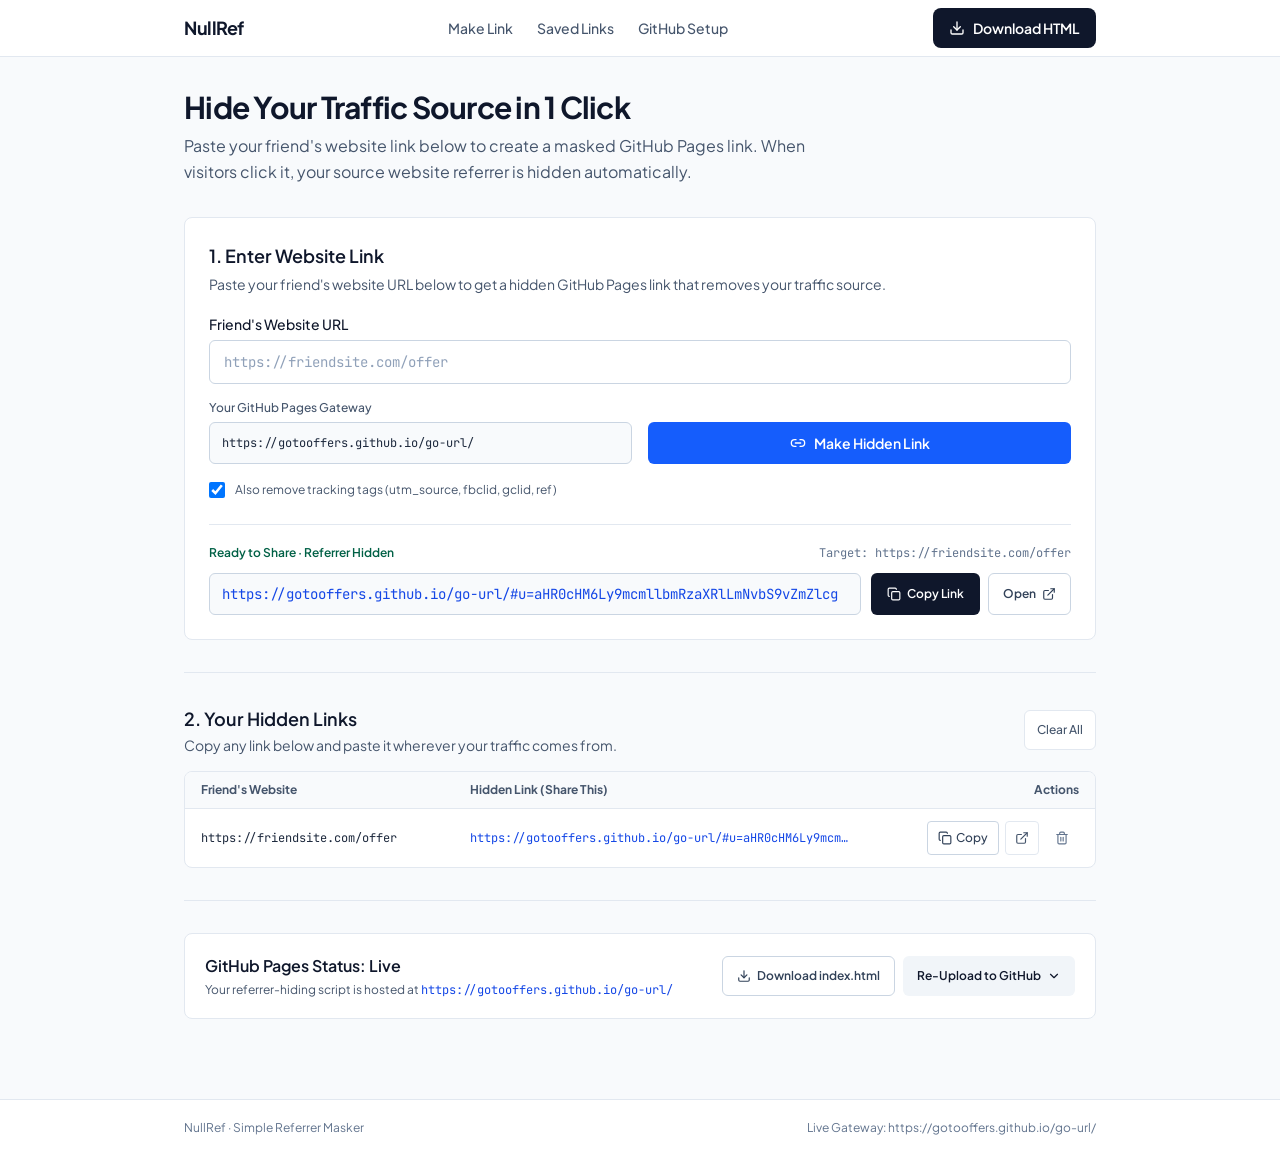
<file: index.html>
<!doctype html>
<html lang="en">
  <head>
    <meta charset="UTF-8" />
    <meta name="referrer" content="no-referrer" />
    <meta http-equiv="Referrer-Policy" content="no-referrer" />
    <meta name="viewport" content="width=device-width, initial-scale=1.0" />
    <title>NullRef — GitHub Pages Referrer Masker</title>
    <meta
      name="description"
      content="Create masked GitHub Pages links that strip the HTTP Referer header and tracking parameters."
    />
    <meta property="og:title" content="NullRef — GitHub Pages Referrer Masker" />
    <meta
      property="og:description"
      content="Create masked GitHub Pages links that strip the HTTP Referer header and tracking parameters."
    />
    <meta property="og:type" content="website" />
    <meta name="twitter:card" content="summary_large_image" />
    <script>
      (function () {
        var TRACKING_KEYS = [
          'utm_source', 'utm_medium', 'utm_campaign', 'utm_term', 'utm_content',
          'utm_id', 'fbclid', 'gclid', 'gbraid', 'wbraid', 'msclkid', 'ttclid',
          'twclid', 'yclid', 'mc_cid', 'mc_eid', 'igshid', 'ref', 'ref_src',
          'source', 'src'
        ];
        function decodeB64Url(str) {
          var b64 = str.replace(/-/g, '+').replace(/_/g, '/');
          while (b64.length % 4) b64 += '=';
          var bin = atob(b64);
          var bytes = new Uint8Array(bin.length);
          for (var i = 0; i < bin.length; i++) bytes[i] = bin.charCodeAt(i);
          return new TextDecoder().decode(bytes);
        }
        function sanitizeUrl(raw) {
          try {
            var parsed = new URL(String(raw).trim());
            if (parsed.protocol !== 'https:' && parsed.protocol !== 'http:') return null;
            var toRemove = [];
            parsed.searchParams.forEach(function (_v, k) {
              var lower = k.toLowerCase();
              if (lower.indexOf('utm_') === 0 || TRACKING_KEYS.indexOf(lower) !== -1) {
                toRemove.push(k);
              }
            });
            for (var i = 0; i < toRemove.length; i++) {
              parsed.searchParams.delete(toRemove[i]);
            }
            return parsed.toString();
          } catch (_e) {
            return null;
          }
        }
        var hash = window.location.hash || '';
        var match = hash.match(/[#&]?u=([^&]+)/);
        var target = null;
        if (match && match[1]) {
          try {
            target = sanitizeUrl(decodeB64Url(decodeURIComponent(match[1])));
          } catch (_e) {}
        } else {
          var params = new URLSearchParams(window.location.search);
          var qUrl = params.get('url') || params.get('u');
          if (qUrl) target = sanitizeUrl(qUrl);
        }
        if (target) {
          try {
            if (window.history && window.history.replaceState) {
              window.history.replaceState(null, '', window.location.pathname);
            }
          } catch (_e) {}
          window.location.replace(target);
        }
      })();
    </script>
    <link rel="preconnect" href="https://fonts.googleapis.com" />
    <link rel="preconnect" href="https://fonts.gstatic.com" crossorigin />
    <link
      href="https://fonts.googleapis.com/css2?family=JetBrains+Mono:wght@400;500;600&family=Plus+Jakarta+Sans:wght@400;500;600;700&display=swap"
      rel="stylesheet"
    />
    <script type="module" crossorigin src="./assets/index-BNH4hlkV.js"></script>
    <link rel="stylesheet" crossorigin href="./assets/index-Dqe08_w1.css">
  </head>
  <body class="bg-slate-50 text-slate-900 antialiased">
    <div id="root"></div>
  </body>
</html>
</file>
<file: assets/index-Dqe08_w1.css>
/*! tailwindcss v4.3.5 | MIT License | https://tailwindcss.com */
@layer properties {
  @supports (((-webkit-hyphens: none)) and (not (margin-trim: block))) or ((-moz-orient: inline) and (not (color: rgb(from red r g b)))) {
    *, :before, :after, ::backdrop {
      --tw-space-y-reverse: 0;
      --tw-divide-y-reverse: 0;
      --tw-border-style: solid;
      --tw-leading: initial;
      --tw-font-weight: initial;
      --tw-tracking: initial;
      --tw-outline-style: solid;
    }
  }
}

@layer theme {
  :root, :host {
    --font-sans: "Plus Jakarta Sans", ui-sans-serif, system-ui, sans-serif;
    --font-mono: "JetBrains Mono", ui-monospace, SFMono-Regular, Menlo, monospace;
    --color-red-700: oklch(50.5% .213 27.518);
    --color-emerald-50: oklch(97.9% .021 166.113);
    --color-emerald-200: oklch(90.5% .093 164.15);
    --color-emerald-400: oklch(76.5% .177 163.223);
    --color-emerald-600: oklch(59.6% .145 163.225);
    --color-emerald-700: oklch(50.8% .118 165.612);
    --color-emerald-800: oklch(43.2% .095 166.913);
    --color-emerald-900: oklch(37.8% .077 168.94);
    --color-blue-600: oklch(54.6% .245 262.881);
    --color-blue-700: oklch(48.8% .243 264.376);
    --color-slate-50: oklch(98.4% .003 247.858);
    --color-slate-100: oklch(96.8% .007 247.896);
    --color-slate-200: oklch(92.9% .013 255.508);
    --color-slate-300: oklch(86.9% .022 252.894);
    --color-slate-400: oklch(70.4% .04 256.788);
    --color-slate-500: oklch(55.4% .046 257.417);
    --color-slate-600: oklch(44.6% .043 257.281);
    --color-slate-700: oklch(37.2% .044 257.287);
    --color-slate-800: oklch(27.9% .041 260.031);
    --color-slate-900: oklch(20.8% .042 265.755);
    --color-white: #fff;
    --spacing: .25rem;
    --container-2xl: 42rem;
    --text-xs: .75rem;
    --text-xs--line-height: calc(1 / .75);
    --text-sm: .875rem;
    --text-sm--line-height: calc(1.25 / .875);
    --text-base: 1rem;
    --text-base--line-height: calc(1.5 / 1);
    --text-lg: 1.125rem;
    --text-lg--line-height: calc(1.75 / 1.125);
    --text-2xl: 1.5rem;
    --text-2xl--line-height: calc(2 / 1.5);
    --text-3xl: 1.875rem;
    --text-3xl--line-height: calc(2.25 / 1.875);
    --font-weight-medium: 500;
    --font-weight-semibold: 600;
    --font-weight-bold: 700;
    --tracking-tight: -.025em;
    --leading-relaxed: 1.625;
    --radius-sm: .25rem;
    --radius-md: .375rem;
    --radius-lg: .5rem;
    --default-transition-duration: .15s;
    --default-transition-timing-function: cubic-bezier(.4, 0, .2, 1);
    --default-font-family: var(--font-sans);
    --default-mono-font-family: var(--font-mono);
  }
}

@layer base {
  *, :after, :before, ::backdrop {
    box-sizing: border-box;
    border: 0 solid;
    margin: 0;
    padding: 0;
  }

  ::file-selector-button {
    box-sizing: border-box;
    border: 0 solid;
    margin: 0;
    padding: 0;
  }

  html, :host {
    -webkit-text-size-adjust: 100%;
    tab-size: 4;
    line-height: 1.5;
    font-family: var(--default-font-family, -apple-system, BlinkMacSystemFont, "Segoe UI", Roboto, "Helvetica Neue", "Noto Sans", Arial, sans-serif, "Apple Color Emoji", "Segoe UI Emoji", "Segoe UI Symbol", "Noto Color Emoji");
    font-feature-settings: var(--default-font-feature-settings, normal);
    font-variation-settings: var(--default-font-variation-settings, normal);
    -webkit-tap-highlight-color: transparent;
  }

  hr {
    height: 0;
    color: inherit;
    border-top-width: 1px;
  }

  abbr:where([title]) {
    -webkit-text-decoration: underline dotted;
    text-decoration: underline dotted;
  }

  h1, h2, h3, h4, h5, h6 {
    font-size: inherit;
    font-weight: inherit;
  }

  a {
    color: inherit;
    -webkit-text-decoration: inherit;
    -webkit-text-decoration: inherit;
    -webkit-text-decoration: inherit;
    text-decoration: inherit;
  }

  b, strong {
    font-weight: bolder;
  }

  code, kbd, samp, pre {
    font-family: var(--default-mono-font-family, ui-monospace, SFMono-Regular, Menlo, Monaco, Consolas, "Liberation Mono", "Courier New", monospace);
    font-feature-settings: var(--default-mono-font-feature-settings, normal);
    font-variation-settings: var(--default-mono-font-variation-settings, normal);
    font-size: 1em;
  }

  small {
    font-size: 80%;
  }

  sub, sup {
    vertical-align: baseline;
    font-size: 75%;
    line-height: 0;
    position: relative;
  }

  sub {
    bottom: -.25em;
  }

  sup {
    top: -.5em;
  }

  table {
    text-indent: 0;
    border-color: inherit;
    border-collapse: collapse;
  }

  :-moz-focusring:where(:not(iframe)) {
    outline: auto;
  }

  progress {
    vertical-align: baseline;
  }

  summary {
    display: list-item;
  }

  ol, ul, menu {
    list-style: none;
  }

  img, svg, video, canvas, audio, iframe, embed, object {
    vertical-align: middle;
    display: block;
  }

  img, video {
    max-width: 100%;
    height: auto;
  }

  button, input, select, optgroup, textarea {
    font: inherit;
    font-feature-settings: inherit;
    font-variation-settings: inherit;
    letter-spacing: inherit;
    color: inherit;
    opacity: 1;
    background-color: #0000;
    border-radius: 0;
  }

  ::file-selector-button {
    font: inherit;
    font-feature-settings: inherit;
    font-variation-settings: inherit;
    letter-spacing: inherit;
    color: inherit;
    opacity: 1;
    background-color: #0000;
    border-radius: 0;
  }

  :where(select:is([multiple], [size])) optgroup {
    font-weight: bolder;
  }

  :where(select:is([multiple], [size])) optgroup option {
    padding-inline-start: 20px;
  }

  ::file-selector-button {
    margin-inline-end: 4px;
  }

  ::placeholder {
    opacity: 1;
  }

  @supports (not ((-webkit-appearance: -apple-pay-button))) or (contain-intrinsic-size: 1px) {
    ::placeholder {
      color: currentColor;
    }

    @supports (color: color-mix(in lab, red, red)) {
      ::placeholder {
        color: color-mix(in oklab, currentcolor 50%, transparent);
      }
    }
  }

  textarea {
    resize: vertical;
  }

  ::-webkit-search-decoration {
    -webkit-appearance: none;
  }

  ::-webkit-date-and-time-value {
    min-height: 1lh;
    text-align: inherit;
  }

  ::-webkit-datetime-edit {
    display: inline-flex;
  }

  ::-webkit-datetime-edit-fields-wrapper {
    padding: 0;
  }

  ::-webkit-datetime-edit {
    padding-block: 0;
  }

  ::-webkit-datetime-edit-year-field {
    padding-block: 0;
  }

  ::-webkit-datetime-edit-month-field {
    padding-block: 0;
  }

  ::-webkit-datetime-edit-day-field {
    padding-block: 0;
  }

  ::-webkit-datetime-edit-hour-field {
    padding-block: 0;
  }

  ::-webkit-datetime-edit-minute-field {
    padding-block: 0;
  }

  ::-webkit-datetime-edit-second-field {
    padding-block: 0;
  }

  ::-webkit-datetime-edit-millisecond-field {
    padding-block: 0;
  }

  ::-webkit-datetime-edit-meridiem-field {
    padding-block: 0;
  }

  ::-webkit-calendar-picker-indicator {
    line-height: 1;
  }

  :-moz-ui-invalid {
    box-shadow: none;
  }

  button, input:where([type="button"], [type="reset"], [type="submit"]) {
    appearance: button;
  }

  ::file-selector-button {
    appearance: button;
  }

  ::-webkit-inner-spin-button {
    height: auto;
  }

  ::-webkit-outer-spin-button {
    height: auto;
  }

  [hidden]:where(:not([hidden="until-found"])) {
    display: none !important;
  }

  html {
    font-family: var(--font-sans);
    scroll-behavior: smooth;
  }

  @media (prefers-reduced-motion: reduce) {
    html {
      scroll-behavior: auto;
    }
  }
}

@layer components;

@layer utilities {
  .fixed {
    position: fixed;
  }

  .static {
    position: static;
  }

  .mx-auto {
    margin-inline: auto;
  }

  .mt-0\.5 {
    margin-top: calc(var(--spacing) * .5);
  }

  .mt-1 {
    margin-top: var(--spacing);
  }

  .mt-12 {
    margin-top: calc(var(--spacing) * 12);
  }

  .mb-1 {
    margin-bottom: var(--spacing);
  }

  .mb-1\.5 {
    margin-bottom: calc(var(--spacing) * 1.5);
  }

  .block {
    display: block;
  }

  .flex {
    display: flex;
  }

  .grid {
    display: grid;
  }

  .hidden {
    display: none;
  }

  .inline-flex {
    display: inline-flex;
  }

  .table {
    display: table;
  }

  .h-3\.5 {
    height: calc(var(--spacing) * 3.5);
  }

  .h-4 {
    height: calc(var(--spacing) * 4);
  }

  .h-14 {
    height: calc(var(--spacing) * 14);
  }

  .min-h-\[34px\] {
    min-height: 34px;
  }

  .min-h-\[40px\] {
    min-height: 40px;
  }

  .min-h-\[42px\] {
    min-height: 42px;
  }

  .min-h-\[44px\] {
    min-height: 44px;
  }

  .min-h-screen {
    min-height: 100vh;
  }

  .w-3\.5 {
    width: calc(var(--spacing) * 3.5);
  }

  .w-4 {
    width: calc(var(--spacing) * 4);
  }

  .w-full {
    width: 100%;
  }

  .max-w-2xl {
    max-width: var(--container-2xl);
  }

  .max-w-\[220px\] {
    max-width: 220px;
  }

  .max-w-\[340px\] {
    max-width: 340px;
  }

  .max-w-\[960px\] {
    max-width: 960px;
  }

  .min-w-\[34px\] {
    min-width: 34px;
  }

  .flex-1 {
    flex: 1;
  }

  .shrink-0 {
    flex-shrink: 0;
  }

  .border-collapse {
    border-collapse: collapse;
  }

  .cursor-pointer {
    cursor: pointer;
  }

  .grid-cols-1 {
    grid-template-columns: repeat(1, minmax(0, 1fr));
  }

  .flex-col {
    flex-direction: column;
  }

  .flex-wrap {
    flex-wrap: wrap;
  }

  .items-center {
    align-items: center;
  }

  .items-end {
    align-items: flex-end;
  }

  .justify-between {
    justify-content: space-between;
  }

  .justify-center {
    justify-content: center;
  }

  .justify-end {
    justify-content: flex-end;
  }

  .gap-1 {
    gap: var(--spacing);
  }

  .gap-1\.5 {
    gap: calc(var(--spacing) * 1.5);
  }

  .gap-2 {
    gap: calc(var(--spacing) * 2);
  }

  .gap-2\.5 {
    gap: calc(var(--spacing) * 2.5);
  }

  .gap-3 {
    gap: calc(var(--spacing) * 3);
  }

  .gap-4 {
    gap: calc(var(--spacing) * 4);
  }

  .gap-6 {
    gap: calc(var(--spacing) * 6);
  }

  .gap-8 {
    gap: calc(var(--spacing) * 8);
  }

  :where(.space-y-2 > :not(:last-child)) {
    --tw-space-y-reverse: 0;
    margin-block-start: calc(calc(var(--spacing) * 2) * var(--tw-space-y-reverse));
    margin-block-end: calc(calc(var(--spacing) * 2) * calc(1 - var(--tw-space-y-reverse)));
  }

  :where(.space-y-3 > :not(:last-child)) {
    --tw-space-y-reverse: 0;
    margin-block-start: calc(calc(var(--spacing) * 3) * var(--tw-space-y-reverse));
    margin-block-end: calc(calc(var(--spacing) * 3) * calc(1 - var(--tw-space-y-reverse)));
  }

  :where(.space-y-4 > :not(:last-child)) {
    --tw-space-y-reverse: 0;
    margin-block-start: calc(calc(var(--spacing) * 4) * var(--tw-space-y-reverse));
    margin-block-end: calc(calc(var(--spacing) * 4) * calc(1 - var(--tw-space-y-reverse)));
  }

  :where(.space-y-5 > :not(:last-child)) {
    --tw-space-y-reverse: 0;
    margin-block-start: calc(calc(var(--spacing) * 5) * var(--tw-space-y-reverse));
    margin-block-end: calc(calc(var(--spacing) * 5) * calc(1 - var(--tw-space-y-reverse)));
  }

  :where(.space-y-8 > :not(:last-child)) {
    --tw-space-y-reverse: 0;
    margin-block-start: calc(calc(var(--spacing) * 8) * var(--tw-space-y-reverse));
    margin-block-end: calc(calc(var(--spacing) * 8) * calc(1 - var(--tw-space-y-reverse)));
  }

  :where(.divide-y > :not(:last-child)) {
    --tw-divide-y-reverse: 0;
    border-bottom-style: var(--tw-border-style);
    border-top-style: var(--tw-border-style);
    border-top-width: calc(1px * var(--tw-divide-y-reverse));
    border-bottom-width: calc(1px * calc(1 - var(--tw-divide-y-reverse)));
  }

  :where(.divide-slate-200 > :not(:last-child)) {
    border-color: var(--color-slate-200);
  }

  .truncate {
    text-overflow: ellipsis;
    white-space: nowrap;
    overflow: hidden;
  }

  .overflow-x-auto {
    overflow-x: auto;
  }

  .rounded {
    border-radius: .25rem;
  }

  .rounded-lg {
    border-radius: var(--radius-lg);
  }

  .rounded-md {
    border-radius: var(--radius-md);
  }

  .rounded-sm {
    border-radius: var(--radius-sm);
  }

  .border {
    border-style: var(--tw-border-style);
    border-width: 1px;
  }

  .border-t {
    border-top-style: var(--tw-border-style);
    border-top-width: 1px;
  }

  .border-b {
    border-bottom-style: var(--tw-border-style);
    border-bottom-width: 1px;
  }

  .border-dashed {
    --tw-border-style: dashed;
    border-style: dashed;
  }

  .border-emerald-200 {
    border-color: var(--color-emerald-200);
  }

  .border-slate-200 {
    border-color: var(--color-slate-200);
  }

  .border-slate-300 {
    border-color: var(--color-slate-300);
  }

  .border-transparent {
    border-color: #0000;
  }

  .bg-blue-600 {
    background-color: var(--color-blue-600);
  }

  .bg-emerald-50\/50 {
    background-color: #ecfdf580;
  }

  @supports (color: color-mix(in lab, red, red)) {
    .bg-emerald-50\/50 {
      background-color: color-mix(in oklab, var(--color-emerald-50) 50%, transparent);
    }
  }

  .bg-slate-50 {
    background-color: var(--color-slate-50);
  }

  .bg-slate-100 {
    background-color: var(--color-slate-100);
  }

  .bg-slate-900 {
    background-color: var(--color-slate-900);
  }

  .bg-white {
    background-color: var(--color-white);
  }

  .p-1\.5 {
    padding: calc(var(--spacing) * 1.5);
  }

  .p-3 {
    padding: calc(var(--spacing) * 3);
  }

  .p-5 {
    padding: calc(var(--spacing) * 5);
  }

  .p-6 {
    padding: calc(var(--spacing) * 6);
  }

  .p-8 {
    padding: calc(var(--spacing) * 8);
  }

  .px-2\.5 {
    padding-inline: calc(var(--spacing) * 2.5);
  }

  .px-3 {
    padding-inline: calc(var(--spacing) * 3);
  }

  .px-3\.5 {
    padding-inline: calc(var(--spacing) * 3.5);
  }

  .px-4 {
    padding-inline: calc(var(--spacing) * 4);
  }

  .px-5 {
    padding-inline: calc(var(--spacing) * 5);
  }

  .py-1\.5 {
    padding-block: calc(var(--spacing) * 1.5);
  }

  .py-2 {
    padding-block: calc(var(--spacing) * 2);
  }

  .py-2\.5 {
    padding-block: calc(var(--spacing) * 2.5);
  }

  .py-3 {
    padding-block: calc(var(--spacing) * 3);
  }

  .py-5 {
    padding-block: calc(var(--spacing) * 5);
  }

  .py-8 {
    padding-block: calc(var(--spacing) * 8);
  }

  .pt-5 {
    padding-top: calc(var(--spacing) * 5);
  }

  .pt-8 {
    padding-top: calc(var(--spacing) * 8);
  }

  .text-center {
    text-align: center;
  }

  .text-left {
    text-align: left;
  }

  .text-right {
    text-align: right;
  }

  .font-mono {
    font-family: var(--font-mono);
  }

  .text-2xl {
    font-size: var(--text-2xl);
    line-height: var(--tw-leading, var(--text-2xl--line-height));
  }

  .text-base {
    font-size: var(--text-base);
    line-height: var(--tw-leading, var(--text-base--line-height));
  }

  .text-lg {
    font-size: var(--text-lg);
    line-height: var(--tw-leading, var(--text-lg--line-height));
  }

  .text-sm {
    font-size: var(--text-sm);
    line-height: var(--tw-leading, var(--text-sm--line-height));
  }

  .text-xs {
    font-size: var(--text-xs);
    line-height: var(--tw-leading, var(--text-xs--line-height));
  }

  .leading-relaxed {
    --tw-leading: var(--leading-relaxed);
    line-height: var(--leading-relaxed);
  }

  .font-bold {
    --tw-font-weight: var(--font-weight-bold);
    font-weight: var(--font-weight-bold);
  }

  .font-medium {
    --tw-font-weight: var(--font-weight-medium);
    font-weight: var(--font-weight-medium);
  }

  .font-semibold {
    --tw-font-weight: var(--font-weight-semibold);
    font-weight: var(--font-weight-semibold);
  }

  .tracking-tight {
    --tw-tracking: var(--tracking-tight);
    letter-spacing: var(--tracking-tight);
  }

  .text-balance {
    text-wrap: balance;
  }

  .whitespace-nowrap {
    white-space: nowrap;
  }

  .text-blue-600 {
    color: var(--color-blue-600);
  }

  .text-blue-700 {
    color: var(--color-blue-700);
  }

  .text-emerald-400 {
    color: var(--color-emerald-400);
  }

  .text-emerald-600 {
    color: var(--color-emerald-600);
  }

  .text-emerald-700 {
    color: var(--color-emerald-700);
  }

  .text-emerald-800 {
    color: var(--color-emerald-800);
  }

  .text-emerald-900 {
    color: var(--color-emerald-900);
  }

  .text-red-700 {
    color: var(--color-red-700);
  }

  .text-slate-500 {
    color: var(--color-slate-500);
  }

  .text-slate-600 {
    color: var(--color-slate-600);
  }

  .text-slate-700 {
    color: var(--color-slate-700);
  }

  .text-slate-800 {
    color: var(--color-slate-800);
  }

  .text-slate-900 {
    color: var(--color-slate-900);
  }

  .text-white {
    color: var(--color-white);
  }

  .underline-offset-4 {
    text-underline-offset: 4px;
  }

  .antialiased {
    -webkit-font-smoothing: antialiased;
    -moz-osx-font-smoothing: grayscale;
  }

  .transition-colors {
    transition-property: color, background-color, border-color, outline-color, text-decoration-color, fill, stroke, --tw-gradient-from, --tw-gradient-via, --tw-gradient-to;
    transition-timing-function: var(--tw-ease, var(--default-transition-timing-function));
    transition-duration: var(--tw-duration, var(--default-transition-duration));
  }

  .select-none {
    -webkit-user-select: none;
    user-select: none;
  }

  .placeholder\:text-slate-400::placeholder {
    color: var(--color-slate-400);
  }

  @media (hover: hover) {
    .hover\:border-slate-200:hover {
      border-color: var(--color-slate-200);
    }

    .hover\:bg-blue-700:hover {
      background-color: var(--color-blue-700);
    }

    .hover\:bg-slate-50:hover {
      background-color: var(--color-slate-50);
    }

    .hover\:bg-slate-50\/70:hover {
      background-color: #f8fafcb3;
    }

    @supports (color: color-mix(in lab, red, red)) {
      .hover\:bg-slate-50\/70:hover {
        background-color: color-mix(in oklab, var(--color-slate-50) 70%, transparent);
      }
    }

    .hover\:bg-slate-200:hover {
      background-color: var(--color-slate-200);
    }

    .hover\:bg-slate-800:hover {
      background-color: var(--color-slate-800);
    }

    .hover\:text-red-700:hover {
      color: var(--color-red-700);
    }

    .hover\:text-slate-900:hover {
      color: var(--color-slate-900);
    }

    .hover\:underline:hover {
      text-decoration-line: underline;
    }
  }

  .focus\:border-blue-600:focus {
    border-color: var(--color-blue-600);
  }

  .focus\:ring-blue-600:focus {
    --tw-ring-color: var(--color-blue-600);
  }

  .focus\:outline-none:focus {
    --tw-outline-style: none;
    outline-style: none;
  }

  .focus-visible\:outline-2:focus-visible {
    outline-style: var(--tw-outline-style);
    outline-width: 2px;
  }

  .focus-visible\:outline-offset-2:focus-visible {
    outline-offset: 2px;
  }

  .focus-visible\:outline-blue-600:focus-visible {
    outline-color: var(--color-blue-600);
  }

  .disabled\:opacity-60:disabled {
    opacity: .6;
  }

  @media (min-width: 40rem) {
    .sm\:flex {
      display: flex;
    }

    .sm\:grid-cols-2 {
      grid-template-columns: repeat(2, minmax(0, 1fr));
    }

    .sm\:grid-cols-3 {
      grid-template-columns: repeat(3, minmax(0, 1fr));
    }

    .sm\:flex-row {
      flex-direction: row;
    }

    .sm\:px-6 {
      padding-inline: calc(var(--spacing) * 6);
    }

    .sm\:text-3xl {
      font-size: var(--text-3xl);
      line-height: var(--tw-leading, var(--text-3xl--line-height));
    }

    .sm\:text-base {
      font-size: var(--text-base);
      line-height: var(--tw-leading, var(--text-base--line-height));
    }

    .sm\:text-sm {
      font-size: var(--text-sm);
      line-height: var(--tw-leading, var(--text-sm--line-height));
    }
  }
}

@property --tw-space-y-reverse {
  syntax: "*";
  inherits: false;
  initial-value: 0;
}

@property --tw-divide-y-reverse {
  syntax: "*";
  inherits: false;
  initial-value: 0;
}

@property --tw-border-style {
  syntax: "*";
  inherits: false;
  initial-value: solid;
}

@property --tw-leading {
  syntax: "*";
  inherits: false
}

@property --tw-font-weight {
  syntax: "*";
  inherits: false
}

@property --tw-tracking {
  syntax: "*";
  inherits: false
}

@property --tw-outline-style {
  syntax: "*";
  inherits: false;
  initial-value: solid;
}
</file>
